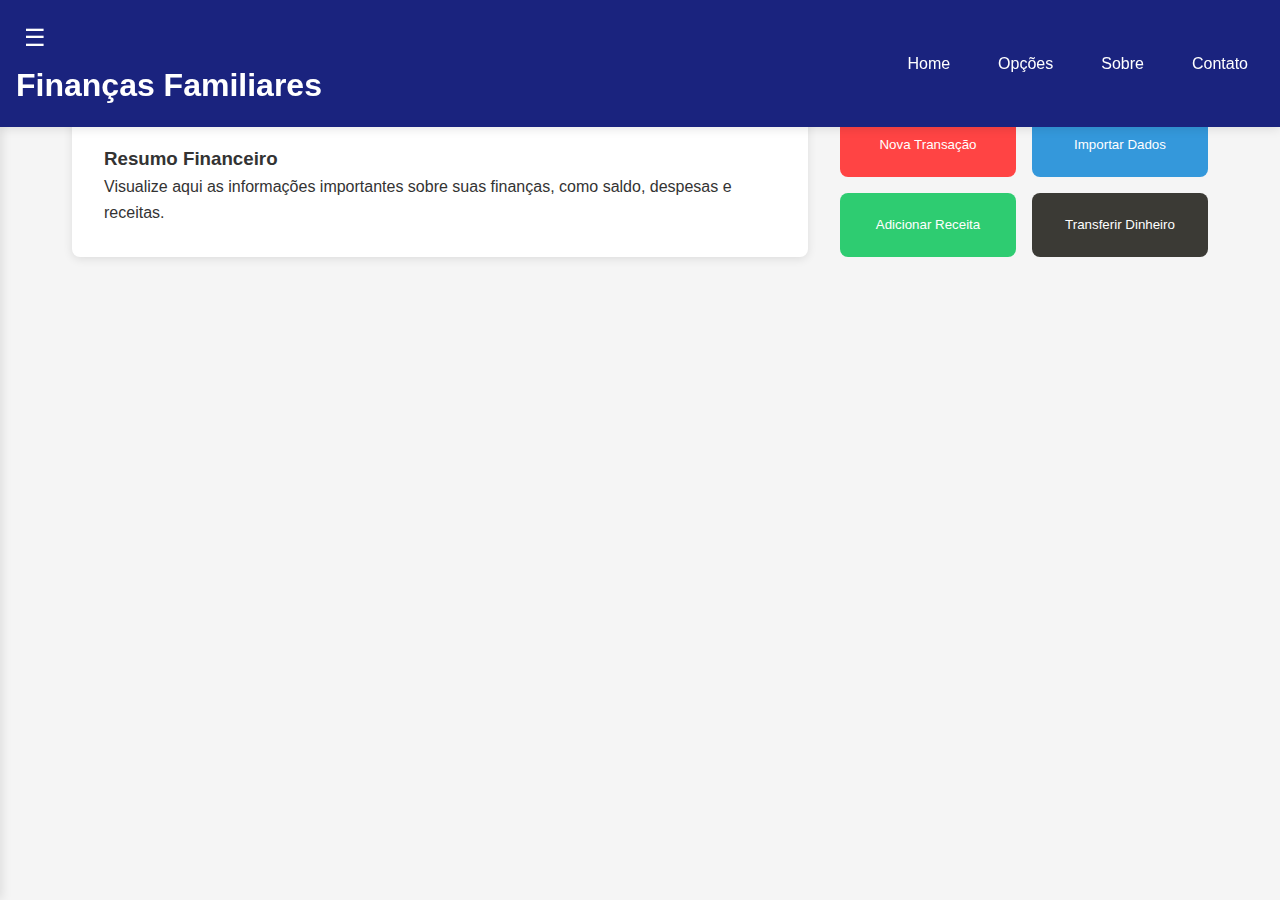
<file: index.html>
<!DOCTYPE html>
<html lang="pt-BR">
<head>
  <meta charset="UTF-8">
  <meta name="viewport" content="width=device-width, initial-scale=1.0">
  <title>Site de Finanças Familiares</title>
  <link rel="stylesheet" href="style.css">
</head>
<body>
  <!-- Menu Superior -->
  <header>
    <div>
      <!-- Gatilho para o menu lateral -->
      <button class="sidebar-trigger" onclick="toggleSidebar()">☰</button>
      <h1>Finanças Familiares</h1>
    </div>
    <nav>
      <ul class="menu">
        <li><a href="#home">Home</a></li>
        <li class="dropdown">
          <a href="#opcoes">Opções</a>
          <!-- Dropdown do menu superior -->
          <ul class="dropdown-menu">
            <li><button class="submenu-button">Opção 1</button></li>
            <li><button class="submenu-button">Opção 2</button></li>
            <li><button class="submenu-button">Opção 3</button></li>
          </ul>
        </li>
        <li><a href="#sobre">Sobre</a></li>
        <li><a href="#contato">Contato</a></li>
      </ul>
    </nav>
  </header>

  <!-- Menu Lateral -->
  <div class="sidebar" id="sidebar">
    <ul>
      <li><a href="#resumo">Resumo</a></li>
      <li><a href="#orcamento">Orçamento</a></li>
      <li><a href="#metas">Metas</a></li>
      <li><a href="#dicas">Dicas</a></li>
      <li><a href="#ajuda">Ajuda</a></li>
    </ul>
  </div>

  <!-- Container principal com resumo de informações -->
  <div class="maininfo-container">
    <!-- Resumo ou gráfico -->
    <div class="visaoinfo-container">
      <h3>Resumo Financeiro</h3>
      <p>Visualize aqui as informações importantes sobre suas finanças, como saldo, despesas e receitas.</p>
    </div>

    <!-- Botões ao lado -->
    <div class="buttons-container">
      <button class="square-button transacao" aria-label="Nova Transação">
        Nova Transação
      </button>
      <button class="square-button importar" aria-label="Importar Dados">
        Importar Dados
      </button>
      <button class="square-button receita" aria-label="Adicionar Receita">
        Adicionar Receita
      </button>
      <button class="square-button transferir" aria-label="Transferir Dinheiro">
        Transferir Dinheiro
      </button>
    </div>
  </div>

  <script>
    // Função para alternar a exibição do menu lateral
    function toggleSidebar() {
      const sidebar = document.getElementById('sidebar');
      sidebar.style.left = sidebar.style.left === '0px' ? '-250px' : '0px';
    }
  </script>
</body>
</html>
</file>
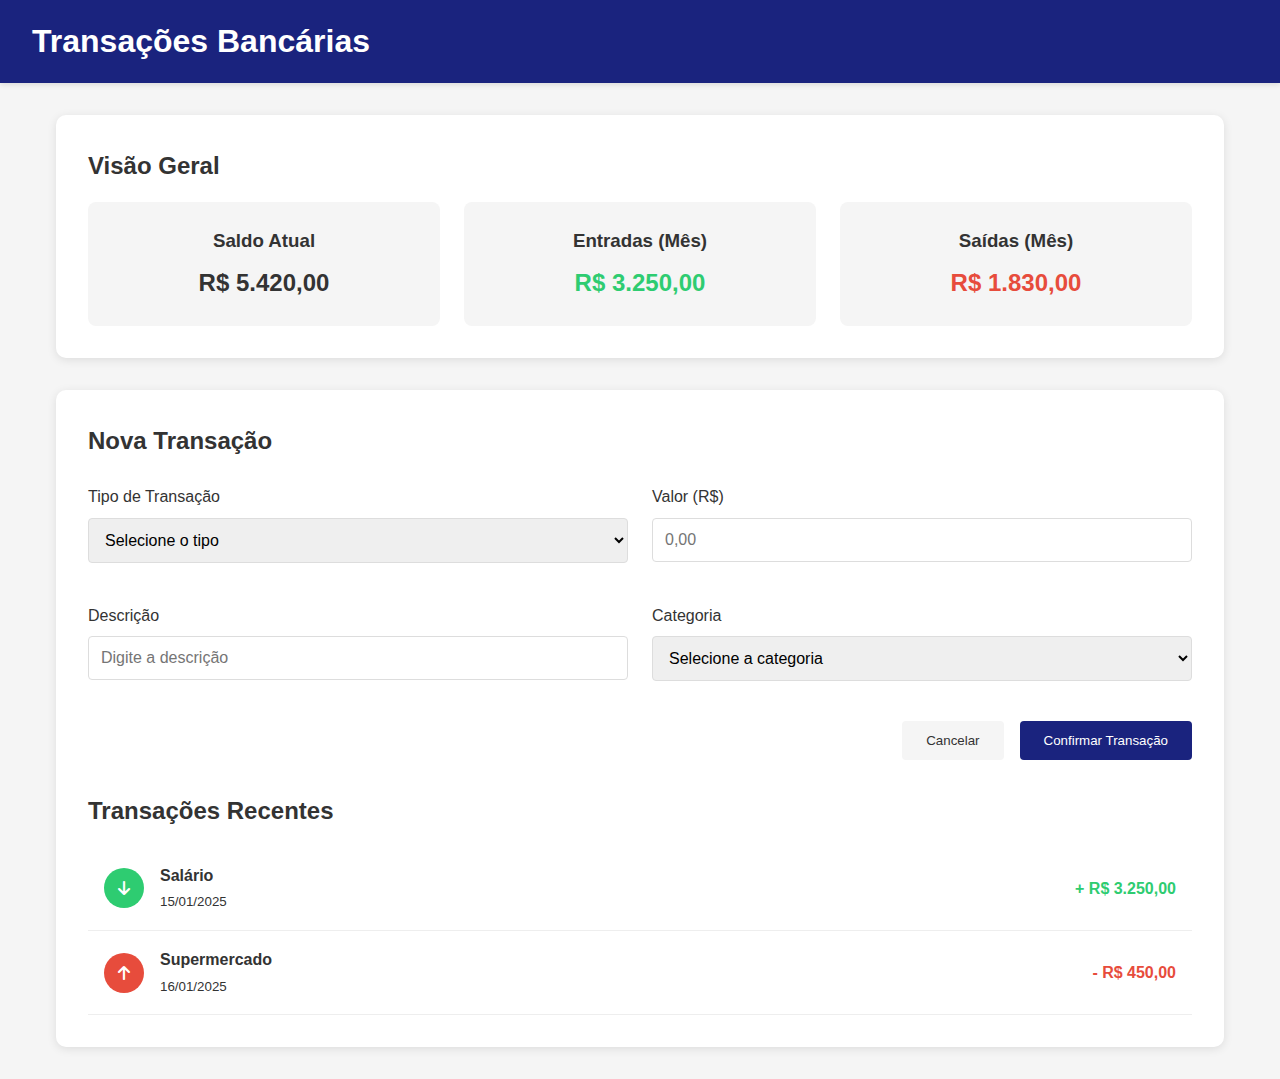
<file: transacao.html>
<!DOCTYPE html>
<html lang="pt-BR">
<head>
    <meta charset="UTF-8">
    <meta name="viewport" content="width=device-width, initial-scale=1.0">
    <title>Transações Bancárias</title>
    <link rel="stylesheet" href="https://cdnjs.cloudflare.com/ajax/libs/font-awesome/6.0.0/css/all.min.css">
    <style>
        :root {
            --primary: #1a237e;
            --secondary: #3949ab;
            --success: #2ecc71;
            --danger: #e74c3c;
            --warning: #f1c40f;
            --background: #f5f5f5;
            --white: #ffffff;
            --text: #333333;
        }

        * {
            margin: 0;
            padding: 0;
            box-sizing: border-box;
            font-family: 'Segoe UI', Arial, sans-serif;
        }

        body {
            background-color: var(--background);
            color: var(--text);
            line-height: 1.6;
        }

        header {
            background-color: var(--primary);
            color: var(--white);
            padding: 1rem 2rem;
            box-shadow: 0 2px 5px rgba(0,0,0,0.1);
        }

        .transaction-container {
            max-width: 1200px;
            margin: 2rem auto;
            padding: 0 1rem;
        }

        .balance-section {
            background-color: var(--white);
            border-radius: 10px;
            padding: 2rem;
            margin-bottom: 2rem;
            box-shadow: 0 2px 10px rgba(0,0,0,0.1);
        }

        .balance-grid {
            display: grid;
            grid-template-columns: repeat(3, 1fr);
            gap: 1.5rem;
            margin-top: 1rem;
        }

        .balance-card {
            background-color: var(--background);
            padding: 1.5rem;
            border-radius: 8px;
            text-align: center;
        }

        .balance-card h3 {
            color: var(--text);
            margin-bottom: 0.5rem;
        }

        .balance-amount {
            font-size: 1.5rem;
            font-weight: bold;
        }

        .transaction-section {
            background-color: var(--white);
            border-radius: 10px;
            padding: 2rem;
            box-shadow: 0 2px 10px rgba(0,0,0,0.1);
        }

        .transaction-form {
            display: grid;
            grid-template-columns: 1fr 1fr;
            gap: 1.5rem;
            margin-top: 1.5rem;
        }

        .form-group {
            margin-bottom: 1rem;
        }

        label {
            display: block;
            margin-bottom: 0.5rem;
            color: var(--text);
            font-weight: 500;
        }

        input, select {
            width: 100%;
            padding: 0.75rem;
            border: 1px solid #ddd;
            border-radius: 4px;
            font-size: 1rem;
        }

        .form-buttons {
            grid-column: 1 / -1;
            display: flex;
            gap: 1rem;
            justify-content: flex-end;
        }

        button {
            padding: 0.75rem 1.5rem;
            border: none;
            border-radius: 4px;
            font-weight: 500;
            cursor: pointer;
            transition: all 0.3s ease;
        }

        .btn-primary {
            background-color: var(--primary);
            color: var(--white);
        }

        .btn-secondary {
            background-color: var(--background);
            color: var(--text);
        }

        button:hover {
            transform: translateY(-2px);
            box-shadow: 0 2px 5px rgba(0,0,0,0.2);
        }

        .recent-transactions {
            margin-top: 2rem;
        }

        .transaction-list {
            margin-top: 1rem;
        }

        .transaction-item {
            display: flex;
            justify-content: space-between;
            align-items: center;
            padding: 1rem;
            border-bottom: 1px solid #eee;
        }

        .transaction-info {
            display: flex;
            align-items: center;
            gap: 1rem;
        }

        .transaction-icon {
            width: 40px;
            height: 40px;
            border-radius: 50%;
            display: flex;
            align-items: center;
            justify-content: center;
            color: var(--white);
        }

        .icon-credit {
            background-color: var(--success);
        }

        .icon-debit {
            background-color: var(--danger);
        }

        .transaction-details {
            flex-grow: 1;
        }

        .transaction-amount {
            font-weight: bold;
        }

        .amount-credit {
            color: var(--success);
        }

        .amount-debit {
            color: var(--danger);
        }

        @media (max-width: 768px) {
            .balance-grid {
                grid-template-columns: 1fr;
            }

            .transaction-form {
                grid-template-columns: 1fr;
            }
        }
    </style>
</head>
<body>
    <header>
        <h1>Transações Bancárias</h1>
    </header>

    <main class="transaction-container">
        <section class="balance-section">
            <h2>Visão Geral</h2>
            <div class="balance-grid">
                <div class="balance-card">
                    <h3>Saldo Atual</h3>
                    <div class="balance-amount">R$ 5.420,00</div>
                </div>
                <div class="balance-card">
                    <h3>Entradas (Mês)</h3>
                    <div class="balance-amount amount-credit">R$ 3.250,00</div>
                </div>
                <div class="balance-card">
                    <h3>Saídas (Mês)</h3>
                    <div class="balance-amount amount-debit">R$ 1.830,00</div>
                </div>
            </div>
        </section>

        <section class="transaction-section">
            <h2>Nova Transação</h2>
            <form class="transaction-form">
                <div class="form-group">
                    <label for="type">Tipo de Transação</label>
                    <select id="type" required>
                        <option value="">Selecione o tipo</option>
                        <option value="credit">Crédito</option>
                        <option value="debit">Débito</option>
                    </select>
                </div>

                <div class="form-group">
                    <label for="amount">Valor (R$)</label>
                    <input type="number" id="amount" step="0.01" required placeholder="0,00">
                </div>

                <div class="form-group">
                    <label for="description">Descrição</label>
                    <input type="text" id="description" required placeholder="Digite a descrição">
                </div>

                <div class="form-group">
                    <label for="category">Categoria</label>
                    <select id="category" required>
                        <option value="">Selecione a categoria</option>
                        <option value="salary">Salário</option>
                        <option value="food">Alimentação</option>
                        <option value="transport">Transporte</option>
                        <option value="utilities">Contas</option>
                        <option value="entertainment">Lazer</option>
                    </select>
                </div>

                <div class="form-buttons">
                    <button type="button" class="btn-secondary">Cancelar</button>
                    <button type="submit" class="btn-primary">Confirmar Transação</button>
                </div>
            </form>

            <div class="recent-transactions">
                <h2>Transações Recentes</h2>
                <div class="transaction-list">
                    <div class="transaction-item">
                        <div class="transaction-info">
                            <div class="transaction-icon icon-credit">
                                <i class="fas fa-arrow-down"></i>
                            </div>
                            <div class="transaction-details">
                                <h4>Salário</h4>
                                <small>15/01/2025</small>
                            </div>
                        </div>
                        <div class="transaction-amount amount-credit">+ R$ 3.250,00</div>
                    </div>

                    <div class="transaction-item">
                        <div class="transaction-info">
                            <div class="transaction-icon icon-debit">
                                <i class="fas fa-arrow-up"></i>
                            </div>
                            <div class="transaction-details">
                                <h4>Supermercado</h4>
                                <small>16/01/2025</small>
                            </div>
                        </div>
                        <div class="transaction-amount amount-debit">- R$ 450,00</div>
                    </div>
                </div>
            </div>
        </section>
    </main>
</body>
</html>
</file>
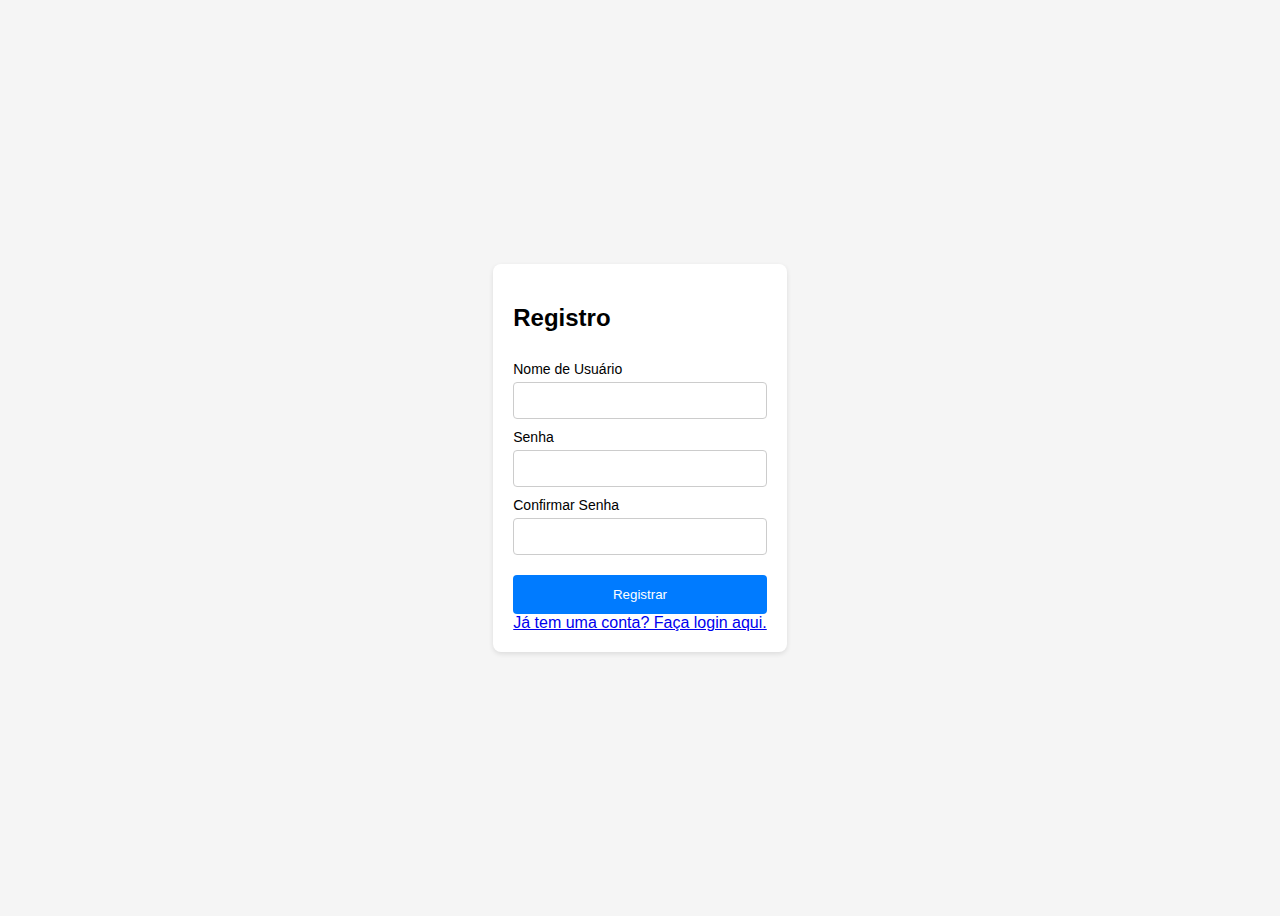
<file: trabalho_fin/templates/register.html>
<!DOCTYPE html>
<html lang="pt-br">
<head>
    <meta charset="UTF-8">
    <meta name="viewport" content="width=device-width, initial-scale=1.0">
    <title>Registro</title>
    <style>
        body {
            font-family: Arial, sans-serif;
            display: flex;
            justify-content: center;
            align-items: center;
            height: 100vh;
            background-color: #f5f5f5;
        }
        .container {
            background-color: #fff;
            padding: 20px;
            border-radius: 8px;
            box-shadow: 0 2px 5px rgba(0,0,0,0.1);
        }
        form {
            display: flex;
            flex-direction: column;
        }
        label {
            margin-top: 10px;
            font-size: 14px;
        }
        input {
            padding: 10px;
            margin-top: 5px;
            border-radius: 4px;
            border: 1px solid #ccc;
        }
        button {
            margin-top: 20px;
            padding: 12px;
            background-color: #007bff;
            color: white;
            border: none;
            border-radius: 4px;
            cursor: pointer;
        }
        .error {
            color: red;
            margin-top: 10px;
        }
    </style>
</head>
<body>
    <div class="container">
        <h2>Registro</h2>
        <form id="registerForm" method="POST">
            <label for="username">Nome de Usuário</label>
            <input type="text" name="username" required>
            <label for="password">Senha</label>
            <input type="password" name="password" required>
            <label for="confirm_password">Confirmar Senha</label>
            <input type="password" name="confirm_password" required>
            <button type="submit">Registrar</button>
        </form>
        <div id="response-message"></div>
        <a href="/login">Já tem uma conta? Faça login aqui.</a>
    </div>
</body>
</html>
</file>
<file: style.css>
:root {
    --primary-color: #1a237e;
    --secondary-color: #00bcd4;
    --background-color: #f5f5f5;
    --text-color: #333;
    --white: #ffffff;
    --success: #2ecc71;
    --danger: #ff4444;
    --info: #3498db;
    --neutral: #3b3a35;
  }
  
  * {
    margin: 0;
    padding: 0;
    box-sizing: border-box;
  }
  
  body {
    font-family: 'Segoe UI', Arial, sans-serif;
    background-color: var(--background-color);
    color: var(--text-color);
    line-height: 1.6;
  }
  
  /* Header Styles */
  header {
    position: fixed;
    top: 0;
    left: 0;
    width: 100%;
    background-color: var(--primary-color);
    color: var(--white);
    padding: 1rem;
    z-index: 1000;
    display: flex;
    justify-content: space-between;
    align-items: center;
    box-shadow: 0 2px 10px rgba(0, 0, 0, 0.1);
  }
  
  .header-left {
    display: flex;
    align-items: center;
    gap: 1rem;
  }
  
  .sidebar-trigger {
    background: none;
    border: none;
    color: var(--white);
    font-size: 1.5rem;
    cursor: pointer;
    padding: 0.5rem;
    transition: transform 0.3s ease;
  }
  
  .sidebar-trigger:hover {
    transform: scale(1.1);
  }
  
  /* Navigation Styles */
  .menu {
    display: flex;
    gap: 1rem;
    list-style: none;
  }
  
  .menu a {
    color: var(--white);
    text-decoration: none;
    padding: 0.5rem 1rem;
    border-radius: 4px;
    transition: background-color 0.3s ease;
  }
  
  .menu a:hover {
    background-color: rgba(255, 255, 255, 0.1);
  }
  
  .dropdown {
    position: relative;
  }
  
  .dropdown-menu {
    position: absolute;
    top: 100%;
    left: 0;
    background-color: var(--white);
    border-radius: 4px;
    box-shadow: 0 2px 10px rgba(0, 0, 0, 0.1);
    display: none;
    min-width: 200px;
  }
  
  .dropdown:hover .dropdown-menu {
    display: block;
  }
  
  .submenu-button {
    width: 100%;
    padding: 0.75rem 1rem;
    text-align: left;
    border: none;
    background: none;
    color: var(--text-color);
    cursor: pointer;
    transition: background-color 0.3s ease;
  }
  
  .submenu-button:hover {
    background-color: rgba(0, 0, 0, 0.05);
  }
  
  /* Sidebar Styles */
  .sidebar {
    position: fixed;
    top: 0;
    left: -280px;
    width: 280px;
    height: 100%;
    background-color: var(--white);
    padding-top: 5rem;
    transition: left 0.3s ease;
    box-shadow: 2px 0 10px rgba(0, 0, 0, 0.1);
    z-index: 999;
  }
  
  .sidebar ul {
    list-style: none;
  }
  
  .sidebar a {
    display: flex;
    align-items: center;
    gap: 0.5rem;
    padding: 1rem 1.5rem;
    color: var(--text-color);
    text-decoration: none;
    transition: background-color 0.3s ease;
  }
  
  .sidebar a:hover {
    background-color: rgba(0, 0, 0, 0.05);
  }
  
  /* Main Content Styles */
  .maininfo-container {
    margin-top: 5rem;
    padding: 2rem;
    display: grid;
    grid-template-columns: 2fr 1fr;
    gap: 2rem;
    max-width: 1200px;
    margin-left: auto;
    margin-right: auto;
  }
  
  .visaoinfo-container {
    background-color: var(--white);
    border-radius: 8px;
    padding: 2rem;
    box-shadow: 0 2px 10px rgba(0, 0, 0, 0.1);
  }
  
  .buttons-container {
    display: grid;
    grid-template-columns: repeat(2, 1fr);
    gap: 1rem;
  }
  
  .square-button {
    display: flex;
    align-items: center;
    justify-content: center;
    gap: 0.5rem;
    padding: 1rem;
    border: none;
    border-radius: 8px;
    color: var(--white);
    font-weight: 500;
    cursor: pointer;
    transition: transform 0.3s ease, box-shadow 0.3s ease;
  }
  
  .square-button:hover {
    transform: translateY(-2px);
    box-shadow: 0 4px 12px rgba(0, 0, 0, 0.15);
  }
  
  .transacao { background-color: var(--danger); }
  .importar { background-color: var(--info); }
  .receita { background-color: var(--success); }
  .transferir { background-color: var(--neutral); }
  
  /* Responsive Design */
  @media (max-width: 768px) {
    .maininfo-container {
      grid-template-columns: 1fr;
    }
  
    .menu {
      display: none;
    }
  
    .buttons-container {
      grid-template-columns: 1fr;
    }
  }
</file>
